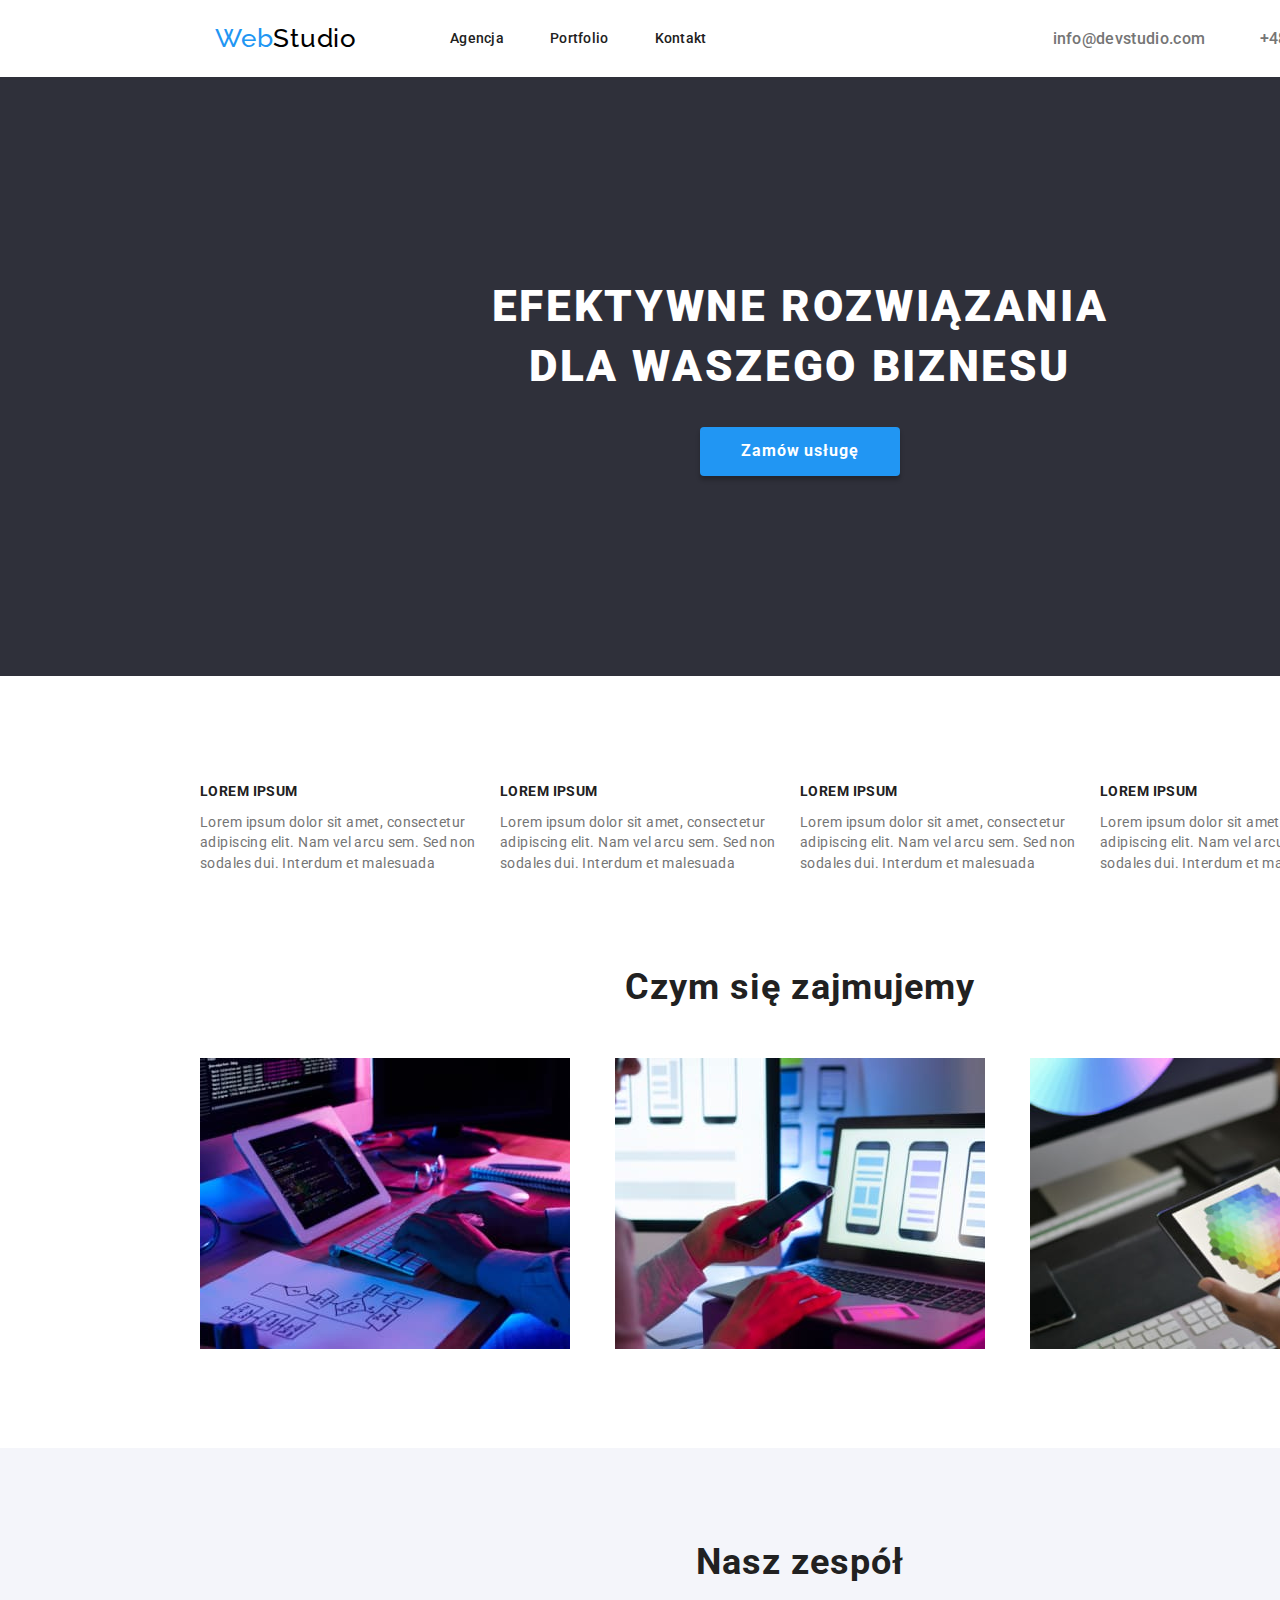
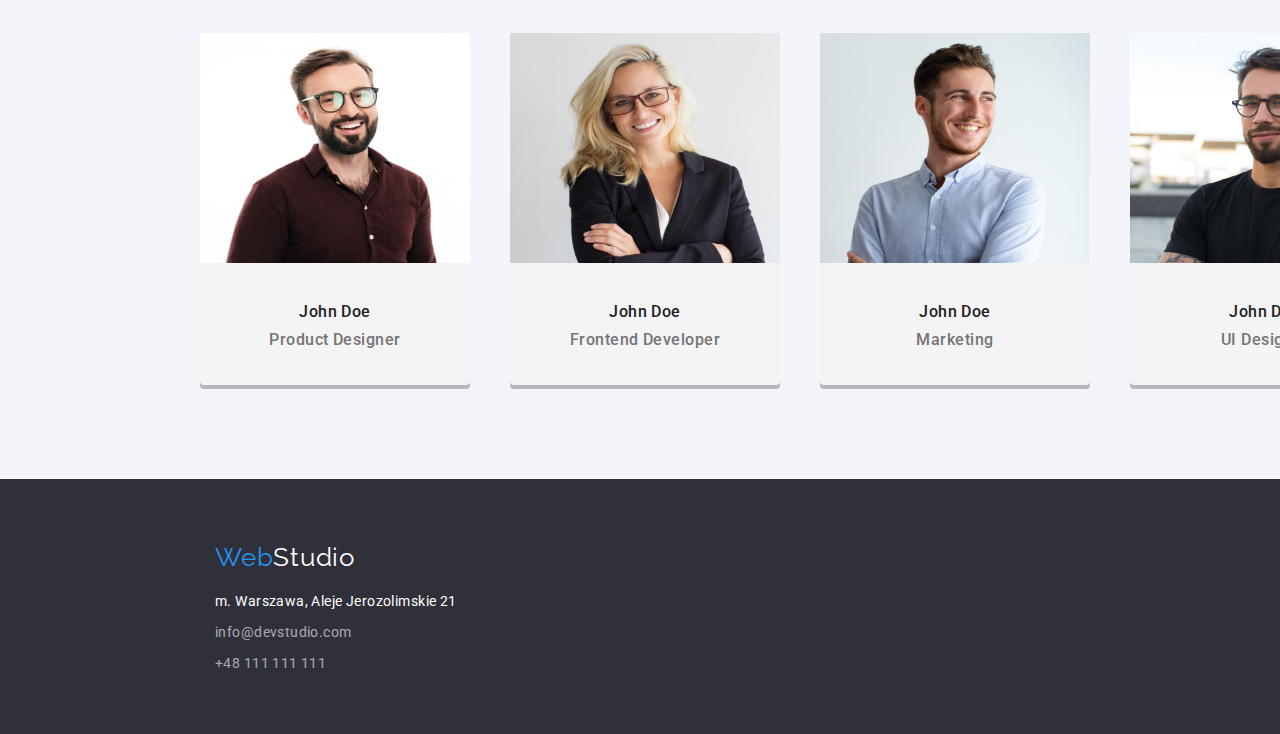
<file: index.html>
<!DOCTYPE html>
<html lang="pl">
  <head>
    <meta charset="UTF-8" />
    <meta http-equiv="X-UA-Compatible" content="IE=edge" />
    <meta name="viewport" content="width=device-width, initial-scale=1.0" />
    <title>Studio</title>
    <link rel="stylesheet" href="css/modern-normalize.min.css" />
    <link rel="preconnect" href="https://fonts.googleapis.com" />
    <link rel="preconnect" href="https://fonts.gstatic.com" crossorigin />
    <link
      href="https://fonts.googleapis.com/css2?family=Raleway:wght@700&family=Roboto:wght@400;500;700;900&display=swap"
      rel="stylesheet"
    />
    <link rel="stylesheet" href="css/styles.css" />
  </head>

  <body>
    <div class="wrapper">
      <header class="group-header">
        <p>
          <a href="index.html" class="logo"
            ><span>Web</span><span class="logo-black">Studio</span></a
          >
        </p>
        <nav>
          <ul class="group-nav">
            <li><a class="nav" href="#">Agencja</a></li>
            <li><a class="nav" href="portfolio.html">Portfolio</a></li>
            <li><a class="nav" href="#">Kontakt</a></li>
          </ul>
        </nav>
        <span class="contacts-position">
          <a class="contacts" href="mailto:info@devstudio.com"
            >info@devstudio.com</a
          >
          <a class="contacts" href="tel:+48111111111">+48 111 111 111</a>
        </span>
      </header>

      <main>
        <section>
          <div class="title">
            <h1>efektywne rozwiązania dla waszego biznesu</h1>
            <button class="button-studio" type="button">Zamów usługę</button>
          </div>
        </section>
        <div class="container section-two">
          <div>
            <ul class="group-studio">
              <li>
                <h5>lorem ipsum</h5>
                <p class="our-strengths-text">
                  Lorem ipsum dolor sit amet, consectetur adipiscing elit. Nam
                  vel arcu sem. Sed non sodales dui. Interdum et malesuada
                </p>
              </li>
              <li>
                <h5>lorem ipsum</h5>
                <p class="our-strengths-text">
                  Lorem ipsum dolor sit amet, consectetur adipiscing elit. Nam
                  vel arcu sem. Sed non sodales dui. Interdum et malesuada
                </p>
              </li>
              <li>
                <h5>lorem ipsum</h5>
                <p class="our-strengths-text">
                  Lorem ipsum dolor sit amet, consectetur adipiscing elit. Nam
                  vel arcu sem. Sed non sodales dui. Interdum et malesuada
                </p>
              </li>
              <li>
                <h5>lorem ipsum</h5>
                <p class="our-strengths-text">
                  Lorem ipsum dolor sit amet, consectetur adipiscing elit. Nam
                  vel arcu sem. Sed non sodales dui. Interdum et malesuada
                </p>
              </li>
            </ul>
          </div>

          <section>
            <div>
              <h2>Czym się zajmujemy</h2>
              <ul class="group-studio">
                <li>
                  <img
                    src="images/what_we_do/box_1.jpg"
                    alt="komputer"
                    width="370"
                    height="291"
                  />
                </li>
                <li>
                  <img
                    src="images/what_we_do/box_2.jpg"
                    alt="smartfon"
                    width="370"
                    height="291"
                  />
                </li>
                <li>
                  <img
                    src="images/what_we_do/box_3.jpg"
                    alt="tablet"
                    width="370"
                    height="291"
                  />
                </li>
              </ul>
            </div>
          </section>
        </div>

        <section>
          <div class="section-team">
            <div class="container">
              <h2>Nasz zespół</h2>
              <ul class="group-studio">
                <li class="description-person">
                  <img
                    src="images/our_team/team_card_1.jpg"
                    alt="Product Designer"
                    width="270"
                    height="260"
                  />
                  <p>John Doe</p>
                  <p class="line-bottom-person">Product Designer</p>
                </li>

                <li class="description-person">
                  <img
                    src="images/our_team/team_card_2.jpg"
                    alt="Frontend Developer"
                    width="270"
                    height="260"
                  />
                  <p>John Doe</p>
                  <p class="line-bottom-person">Frontend Developer</p>
                </li>

                <li class="description-person">
                  <img
                    src="images/our_team/team_card_3.jpg"
                    alt="Marketing"
                    width="270"
                    height="260"
                  />
                  <p>John Doe</p>
                  <p class="line-bottom-person">Marketing</p>
                </li>

                <li class="description-person">
                  <img
                    src="images/our_team/team_card_4.jpg"
                    alt="UI Designer"
                    width="270"
                    height="260"
                  />
                  <p>John Doe</p>
                  <p class="line-bottom-person">UI Designer</p>
                </li>
              </ul>
            </div>
          </div>
        </section>
      </main>

      <footer>
        <p>
          <a href="index.html" class="logo"
            ><span>Web</span><span class="logo-white">Studio</span></a
          >
        </p>
        <address>
          <ul class="address">
            <li>
              <a
                class="white-link"
                href="https://goo.gl/maps/inEjP3cUXhnqV63DA"
                target="_blank"
                rel="noopener nofollow noreferrer"
              >
                m. Warszawa, Aleje Jerozolimskie 21</a
              >
            </li>
            <li>
              <a class="gray-link" href="mailto:info@devstudio.com"
                >info@devstudio.com</a
              >
            </li>
            <li>
              <a class="gray-link" href="tel:+48111111111">+48 111 111 111</a>
            </li>
          </ul>
        </address>
      </footer>
    </div>
  </body>
</html>
</file>
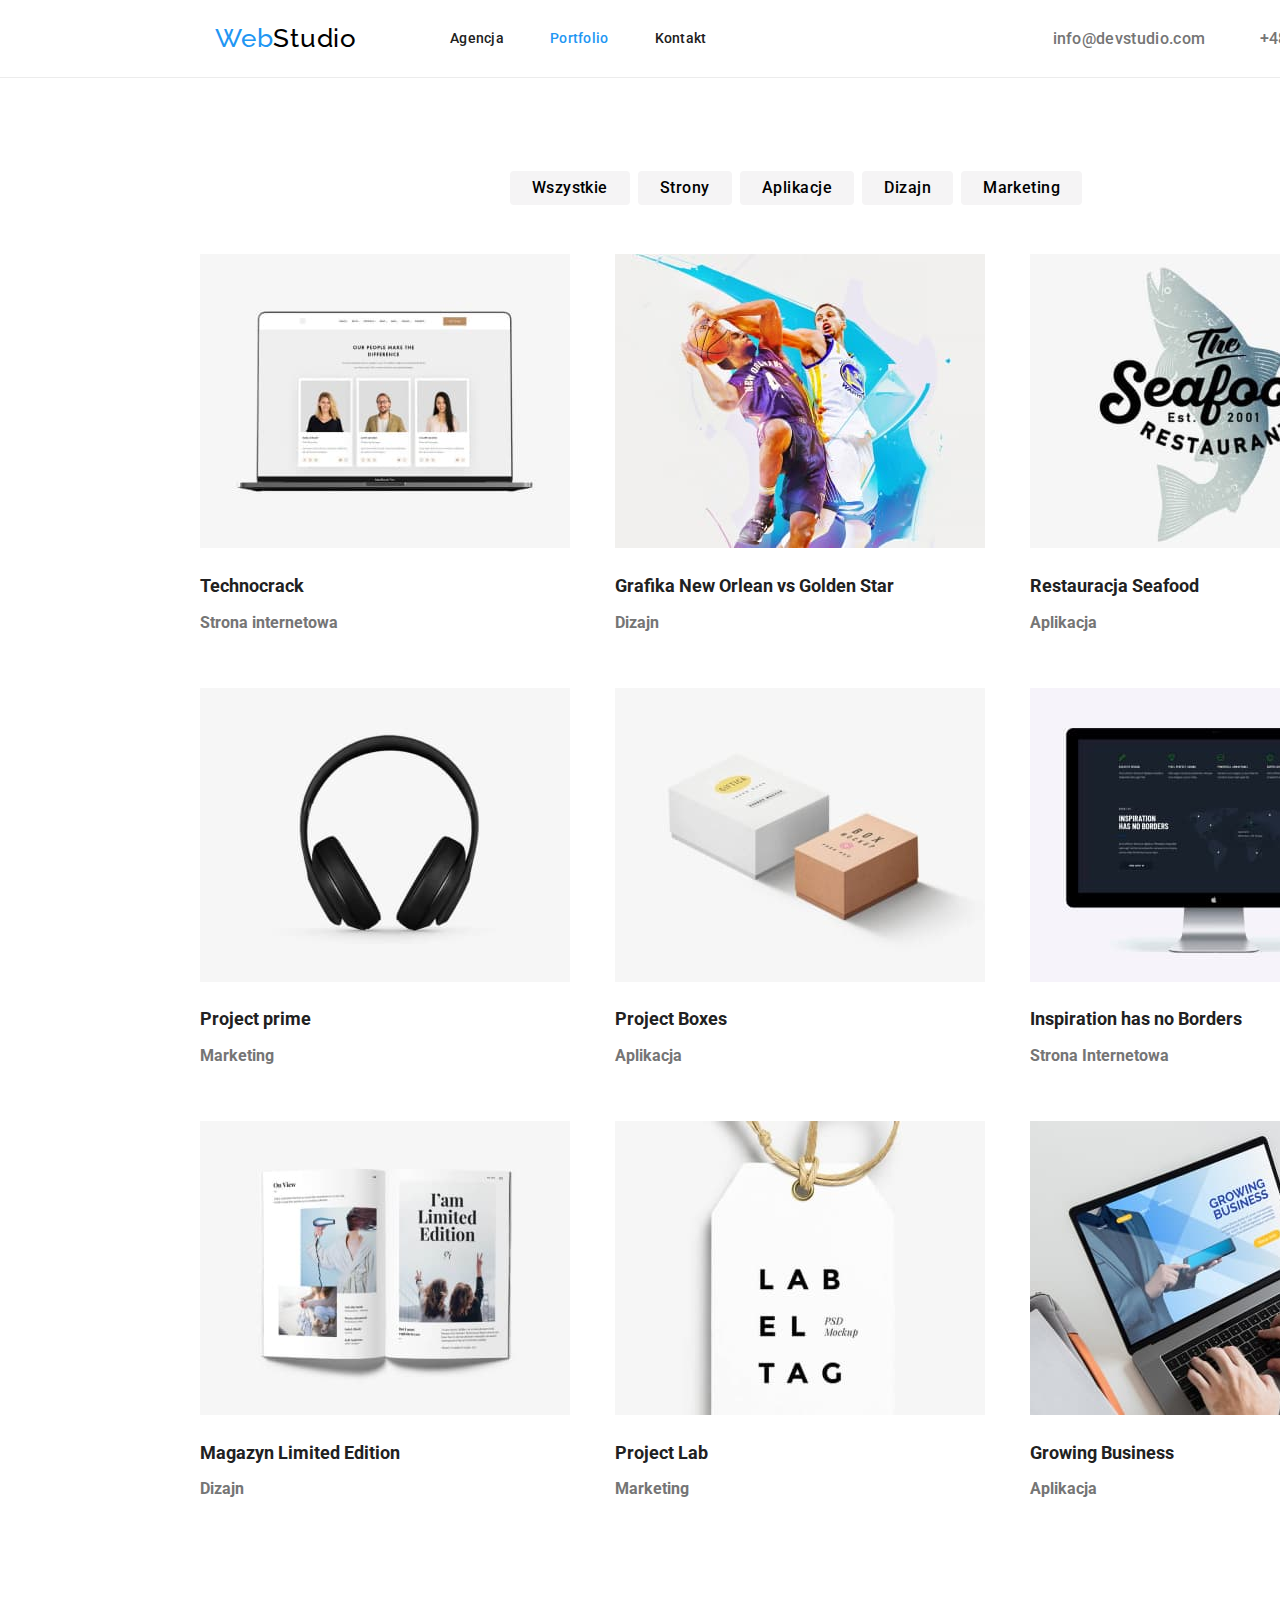
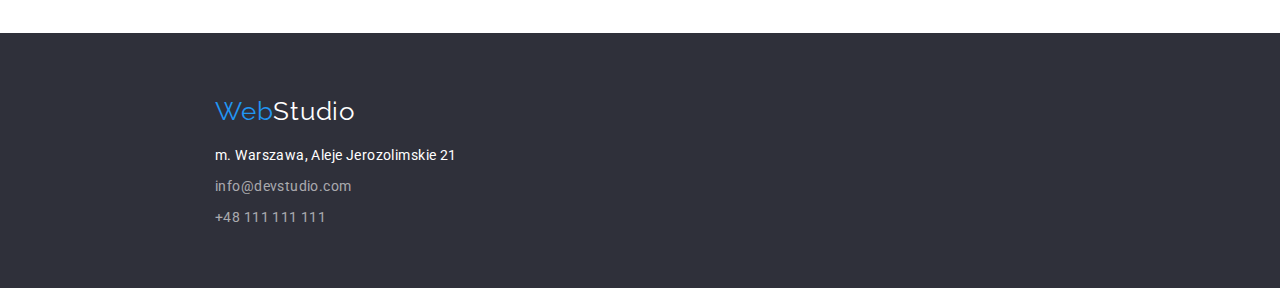
<file: portfolio.html>
<!DOCTYPE html>
<html lang="pl">
  <head>
    <meta charset="UTF-8" />
    <meta http-equiv="X-UA-Compatible" content="IE=edge" />
    <meta name="viewport" content="width=device-width, initial-scale=1.0" />
    <title>Portfolio</title>
    <link rel="stylesheet" href="css/modern-normalize.min.css" />
    <link rel="preconnect" href="https://fonts.googleapis.com" />
    <link rel="preconnect" href="https://fonts.gstatic.com" crossorigin />
    <link
      href="https://fonts.googleapis.com/css2?family=Raleway:wght@700&family=Roboto:wght@400;500;700;900&display=swap"
      rel="stylesheet"
    />
    <link rel="stylesheet" href="css/styles.css" />
  </head>
  <body>
    <div class="wrapper">
      <header class="group-header">
        <p>
          <a href="index.html" class="logo"
            ><span>Web</span><span class="logo-black">Studio</span></a
          >
        </p>
        <nav>
          <ul class="group-nav">
            <li><a class="nav" href="#">Agencja</a></li>
            <li>
              <a class="nav nav-active" href="portfolio.html">Portfolio</a>
            </li>
            <li><a class="nav" href="#">Kontakt</a></li>
          </ul>
        </nav>
        <span class="contacts-position">
          <a class="contacts" href="mailto:info@devstudio.com"
            >info@devstudio.com</a
          >
          <a class="contacts" href="tel:+48111111111">+48 111 111 111</a>
        </span>
      </header>
      <div class="container">
        <main>
          <div class="section">
            <ul class="group-buttons">
              <li>
                <button class="button-portfolio" type="button">
                  Wszystkie
                </button>
              </li>
              <li>
                <button class="button-portfolio" type="button">Strony</button>
              </li>
              <li>
                <button class="button-portfolio" type="button">
                  Aplikacje
                </button>
              </li>
              <li>
                <button class="button-portfolio" type="button">Dizajn</button>
              </li>
              <li>
                <button class="button-portfolio" type="button">
                  Marketing
                </button>
              </li>
            </ul>

            <ul class="group-portfolio">
              <li class="description-project">
                <img
                  src="images/portfolio/technocrack.jpg"
                  alt="strona intrnetowa technocrack"
                  width="370"
                  height="294"
                />

                <p>Technocrack</p>
                <p>Strona internetowa</p>
              </li>
              <li class="description-project">
                <img
                  src="images/portfolio/graphics_basketball.jpg"
                  alt="plakat koszykówka"
                  width="370"
                  height="294"
                />

                <p>Grafika New Orlean vs Golden Star</p>
                <p>Dizajn</p>
              </li>
              <li class="description-project">
                <img
                  src="images/portfolio/seafood.jpg"
                  alt="logo ryba"
                  width="370"
                  height="294"
                />

                <p>Restauracja Seafood</p>
                <p>Aplikacja</p>
              </li>
              <li class="description-project">
                <img
                  src="images/portfolio/project_prime.jpg"
                  alt="słuchawki"
                  width="370"
                  height="294"
                />

                <p>Project prime</p>
                <p>Marketing</p>
              </li>
              <li class="description-project">
                <img
                  src="images/portfolio/project_boxes.jpg"
                  alt="pudełka"
                  width="370"
                  height="294"
                />

                <p>Project Boxes</p>
                <p>Aplikacja</p>
              </li>
              <li class="description-project">
                <img
                  src="images/portfolio/inspiration_web.jpg"
                  alt="monitor"
                  width="370"
                  height="294"
                />

                <p>Inspiration has no Borders</p>
                <p>Strona Internetowa</p>
              </li>
              <li class="description-project">
                <img
                  src="images/portfolio/magazin_limited_edition.jpg"
                  alt="czasopismo"
                  width="370"
                  height="294"
                />

                <p>Magazyn Limited Edition</p>
                <p>Dizajn</p>
              </li>
              <li class="description-project">
                <img
                  src="images/portfolio/project_lab.jpg"
                  alt="etykieta"
                  width="370"
                  height="294"
                />

                <p>Project Lab</p>
                <p>Marketing</p>
              </li>
              <li class="description-project">
                <img
                  src="images/portfolio/growing_business.jpg"
                  alt="laptop"
                  width="370"
                  height="294"
                />

                <p>Growing Business</p>
                <p>Aplikacja</p>
              </li>
            </ul>
          </div>
        </main>
      </div>
      <footer>
        <p>
          <a href="index.html" class="logo"
            ><span>Web</span><span class="logo-white">Studio</span></a
          >
        </p>
        <address>
          <ul class="address">
            <li>
              <a
                class="white-link"
                href="https://goo.gl/maps/inEjP3cUXhnqV63DA"
                target="_blank"
                rel="noopener nofollow noreferrer"
              >
                m. Warszawa, Aleje Jerozolimskie 21</a
              >
            </li>
            <li>
              <a class="gray-link" href="mailto:info@devstudio.com"
                >info@devstudio.com</a
              >
            </li>
            <li>
              <a class="gray-link" href="tel:+48111111111">+48 111 111 111</a>
            </li>
          </ul>
        </address>
      </footer>
    </div>
  </body>
</html>
</file>
<file: css/styles.css>
:root {
  --black-text-color: #212121;
  --white-color: #ffffff;
  --gray-color: #757575;
  --dark-color: #2f303a;
  --blue-color: #2196f3;
  --line-main-color: #ececec;
  --light-gray-color: #f5f4f5;
  --logo-black-color: #000000;
  --bg-team-white-color: #f4f5fa;
  --light-gray-text-color: rgba(255, 255, 255, 0.6);
}
*{
  margin: 0;
  padding: 0;
  list-style: none;
  text-decoration: none;
}
body {
  font-family: "roboto", sans-serif;
  font-style: normal;
  font-weight: 400;
  font-size: 16px;
  background: var(--white-color);
  color: var(--black-text-color);
}
header {
  font-weight: 500;
  line-height: 1.6;
  letter-spacing: 0.02em;
  background: var(--white-color);
  box-shadow: 0px 1px 0px 0px var(--line-main-color);
}
footer {
  font-size: 14px;
  letter-spacing: 0.03em;
  background: var(--dark-color);
  padding: 50px 0px 25px 0px;
}
h1 {
  font-weight: 900;
  font-size: 44px;
  line-height: 1.36;
  letter-spacing: 0.06em;
  text-transform: uppercase;
  color: var(--white-color);
}
h2 {
  font-weight: 700;
  font-size: 36px;
  text-align: center;
  letter-spacing: 0.03em;
  margin-bottom: 50px;
}

h5 {
  font-weight: 700;
  font-size: 14px;
  letter-spacing: 0.03em;
  text-transform: uppercase;
  line-height: 3;
}
ul {
  list-style: none;
}
p {
  line-height: 1.8;
}
a {
  line-height: 2.2;
}

a:hover,
a:focus {
  color: var(--blue-color);
}

.wrapper {
  width: 1600px;
  margin: 0px auto;
}
.container {
  width: 1200px;
  margin: 0px auto;
}

.group-nav {
  display: flex;
  padding-left: 93px;  
}
.logo {
  font-family: "raleway", sans-serif;
  color: var(--blue-color);
  font-size: 26px;
  letter-spacing: 0.03em;
  padding-left: 215px;
}
.logo-black {
  color: var(--logo-black-color);
}
.logo-white {
  color: var(--white-color);
}
.group-header {
  display: flex;
  align-items: center;
  justify-content: flex-start;
  padding: 10px 0px 10px 0px;
}
.nav {
  font-style: medium;
  font-weight: 500;
  font-size: 14px;
  letter-spacing: 0.02em;
  color: var(--black-text-color);
  padding: 0px 46px 0px 0px;
}
.nav-active {
  color: var(--blue-color);
}
.contacts-position {
  padding-left: 250px;  
}
.contacts {
  color: var(--gray-color);
  padding-left: 50px;
}
.title {
  text-align: center;
  padding: 200px 452px 200px 452px;
  background: var(--dark-color);
}
.button-studio {
  text-align: center;
  margin-top: 30px;
  background: var(--blue-color);
  border: var(--blue-color);
  border-radius: 4px;
  box-shadow: 0px 4px 4px rgba(0, 0, 0, 0.25);
  color: var(--white-color);
  cursor: pointer;
  font-weight: 700;
  line-height: 1.8;
  letter-spacing: 0.06em;
  padding: 10px 41px 10px 41px;
}

.our-strengths-text {
  font-size: 14px;
  line-height: 1.46;
  letter-spacing: 0.03em;
  color: var(--gray-color);
}

.section{
  padding: 94px 0px 94px 0px;
}
.section-two {
  padding-top: 94px;
}

.group-studio {
  display: flex;
  justify-content: space-between;
  padding-bottom: 94px;
}
.group-buttons {
  display: flex;
  justify-content: center;
}

.section-team {
  background: var(--bg-team-white-color);
  width: 1600px; 
  padding-top: 94px;
}

.button-portfolio {
  font-style: medium;
  font-weight: 500;
  line-height: 1.39;
  background: var(--light-gray-color);
  cursor: pointer;
  border: var(--light-gray-color);
  border-radius: 4px;
  display: inline;
  text-align: center;
  letter-spacing: 0.03em;
  margin: 0px 8px 34px 0px;
  padding: 6px 22px 6px 22px;
}
.button-portfolio:focus,
.button-portfolio:hover {
  background: var(--blue-color);
  color: var(--white-color);
  border: var(--blue-color);
  border-radius: 4px;
  text-shadow: 0px 4px 4px rgba(0, 0, 0, 0.25);
}
.description-person {
  background: var(--light-gray-color);
  font-weight: 500;
  text-align: center;
  letter-spacing: 0.03em;
  
}
.line-bottom-person {
  box-shadow: 0px 4px rgba(0, 0, 0, 0.25);
  border-bottom-left-radius: 4px;
  border-bottom-right-radius: 4px;
}
.description-person :last-of-type {
  color: var(--gray-color);
  padding-bottom: 30px;
}

.group-portfolio {
  display: flex;
  flex-wrap: wrap;
  justify-content: space-between;
      
}
.description-project {
  font-weight: 700;
  font-style: Bold;
  font-size: 18px;
  line-height: 3.1;
  text-align: Left;
  vertical-align: Top;
  margin-top: 15px;
  margin-bottom: 30px;
   
}
.description-project :last-of-type {
  
  font-size: 16px;
  line-height: 2.5;
  color: var(--gray-color);
}
.address {
  margin-left: 215px;
  padding-bottom: 30px;
}
.white-link {
  font-style: normal;
  color: var(--white-color);
}
.gray-link {
  font-style: normal;
  color: var(--light-gray-text-color);
}
</file>
